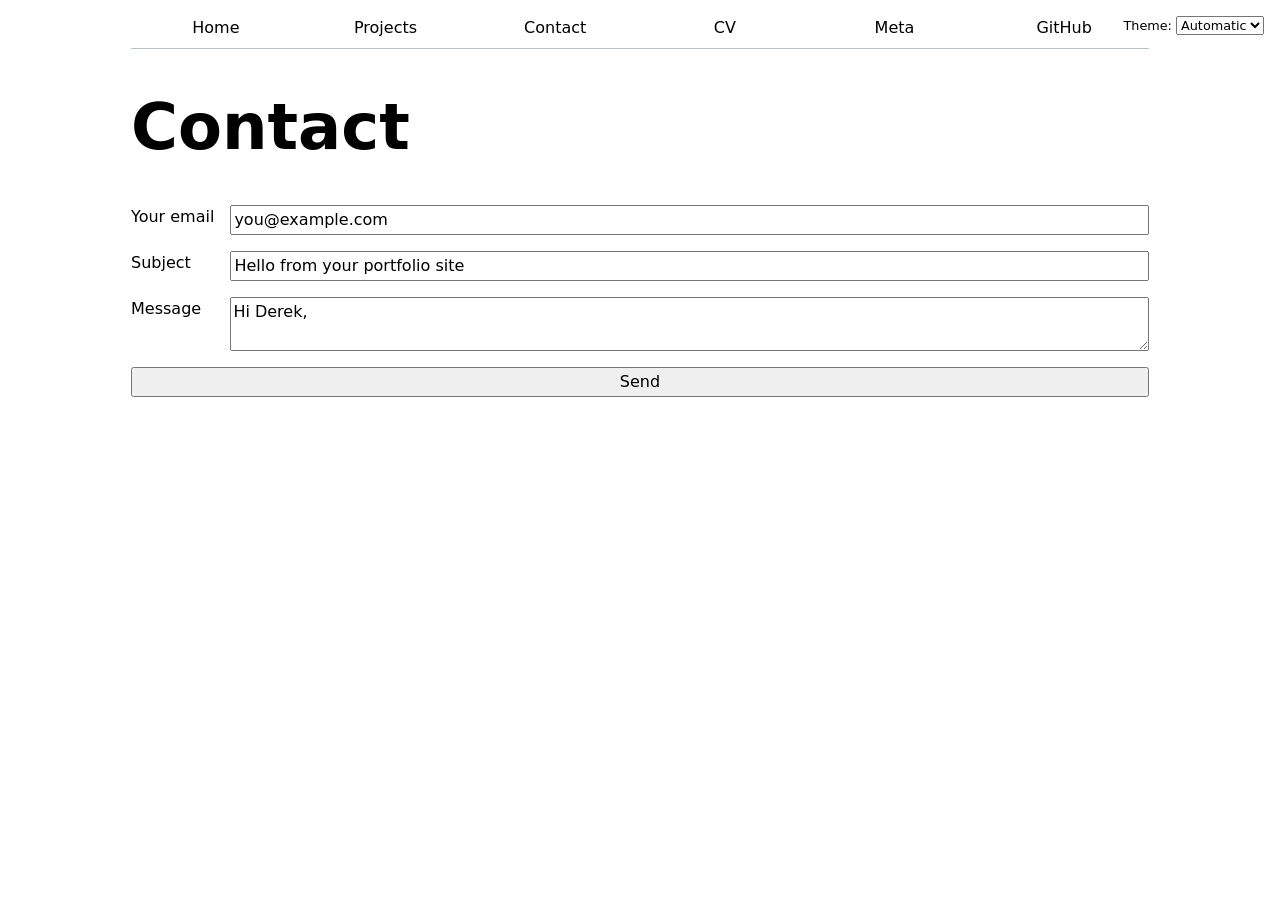
<file: contact/index.html>
<!DOCTYPE html>
<html lang="en">
  <head>
    <meta charset="UTF-8" />
    <meta name="viewport" content="width=device-width, initial-scale=1.0" />
    <title>Derek Pham: Contact</title>
    <link rel="stylesheet" href="../style.css" />
    <script type="module" src="../global.js"></script>
  </head>
  <body>
    <main>
      <h1>Contact</h1>
      <form action="mailto:your-email@example.com">
        <label>
          <span>Your email</span>
          <input type="email" name="email" value="you@example.com" />
        </label>
        <label>
          <span>Subject</span>
          <input name="subject" value="Hello from your portfolio site" />
        </label>
        <label>
          <span>Message</span>
          <textarea name="body">Hi Derek, </textarea>
        </label>
        <button>Send</button>
      </form>
    </main>
  </body>
</html>
</file>
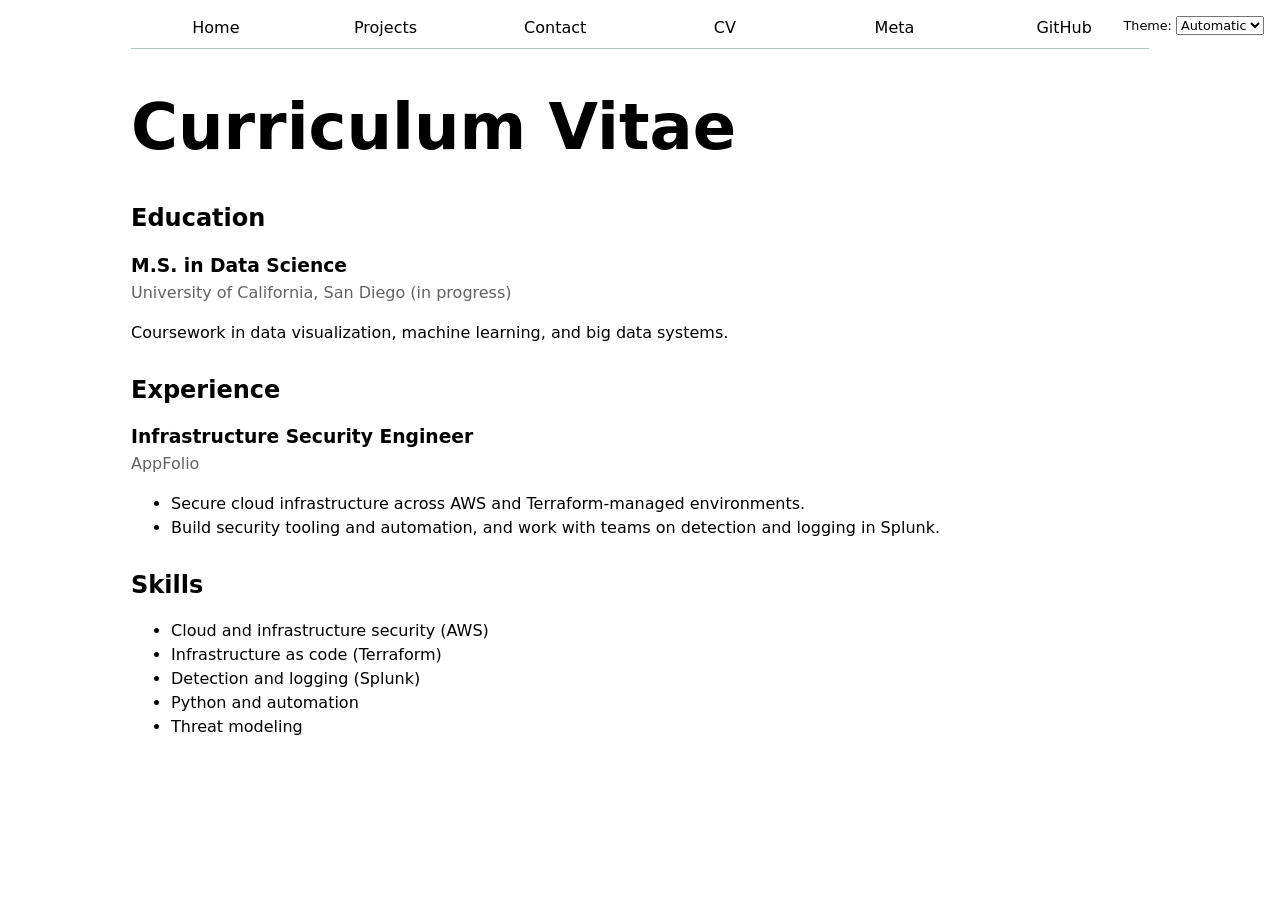
<file: cv/index.html>
<!DOCTYPE html>
<html lang="en">
  <head>
    <meta charset="UTF-8" />
    <meta name="viewport" content="width=device-width, initial-scale=1.0" />
    <title>Derek Pham: CV</title>
    <link rel="stylesheet" href="../style.css" />
    <script type="module" src="../global.js"></script>
  </head>
  <body>
    <main>
      <h1>Curriculum Vitae</h1>

      <section>
        <h2>Education</h2>
        <article>
          <header>
            <h3>M.S. in Data Science</h3>
            <p>University of California, San Diego (in progress)</p>
          </header>
          <p>Coursework in data visualization, machine learning, and big data systems.</p>
        </article>
      </section>

      <section>
        <h2>Experience</h2>
        <article>
          <header>
            <h3>Infrastructure Security Engineer</h3>
            <p>AppFolio</p>
          </header>
          <ul>
            <li>Secure cloud infrastructure across AWS and Terraform-managed environments.</li>
            <li>Build security tooling and automation, and work with teams on detection and logging in Splunk.</li>
          </ul>
        </article>
      </section>

      <section>
        <h2>Skills</h2>
        <ul>
          <li>Cloud and infrastructure security (AWS)</li>
          <li>Infrastructure as code (Terraform)</li>
          <li>Detection and logging (Splunk)</li>
          <li>Python and automation</li>
          <li>Threat modeling</li>
        </ul>
      </section>
    </main>
  </body>
</html>
</file>
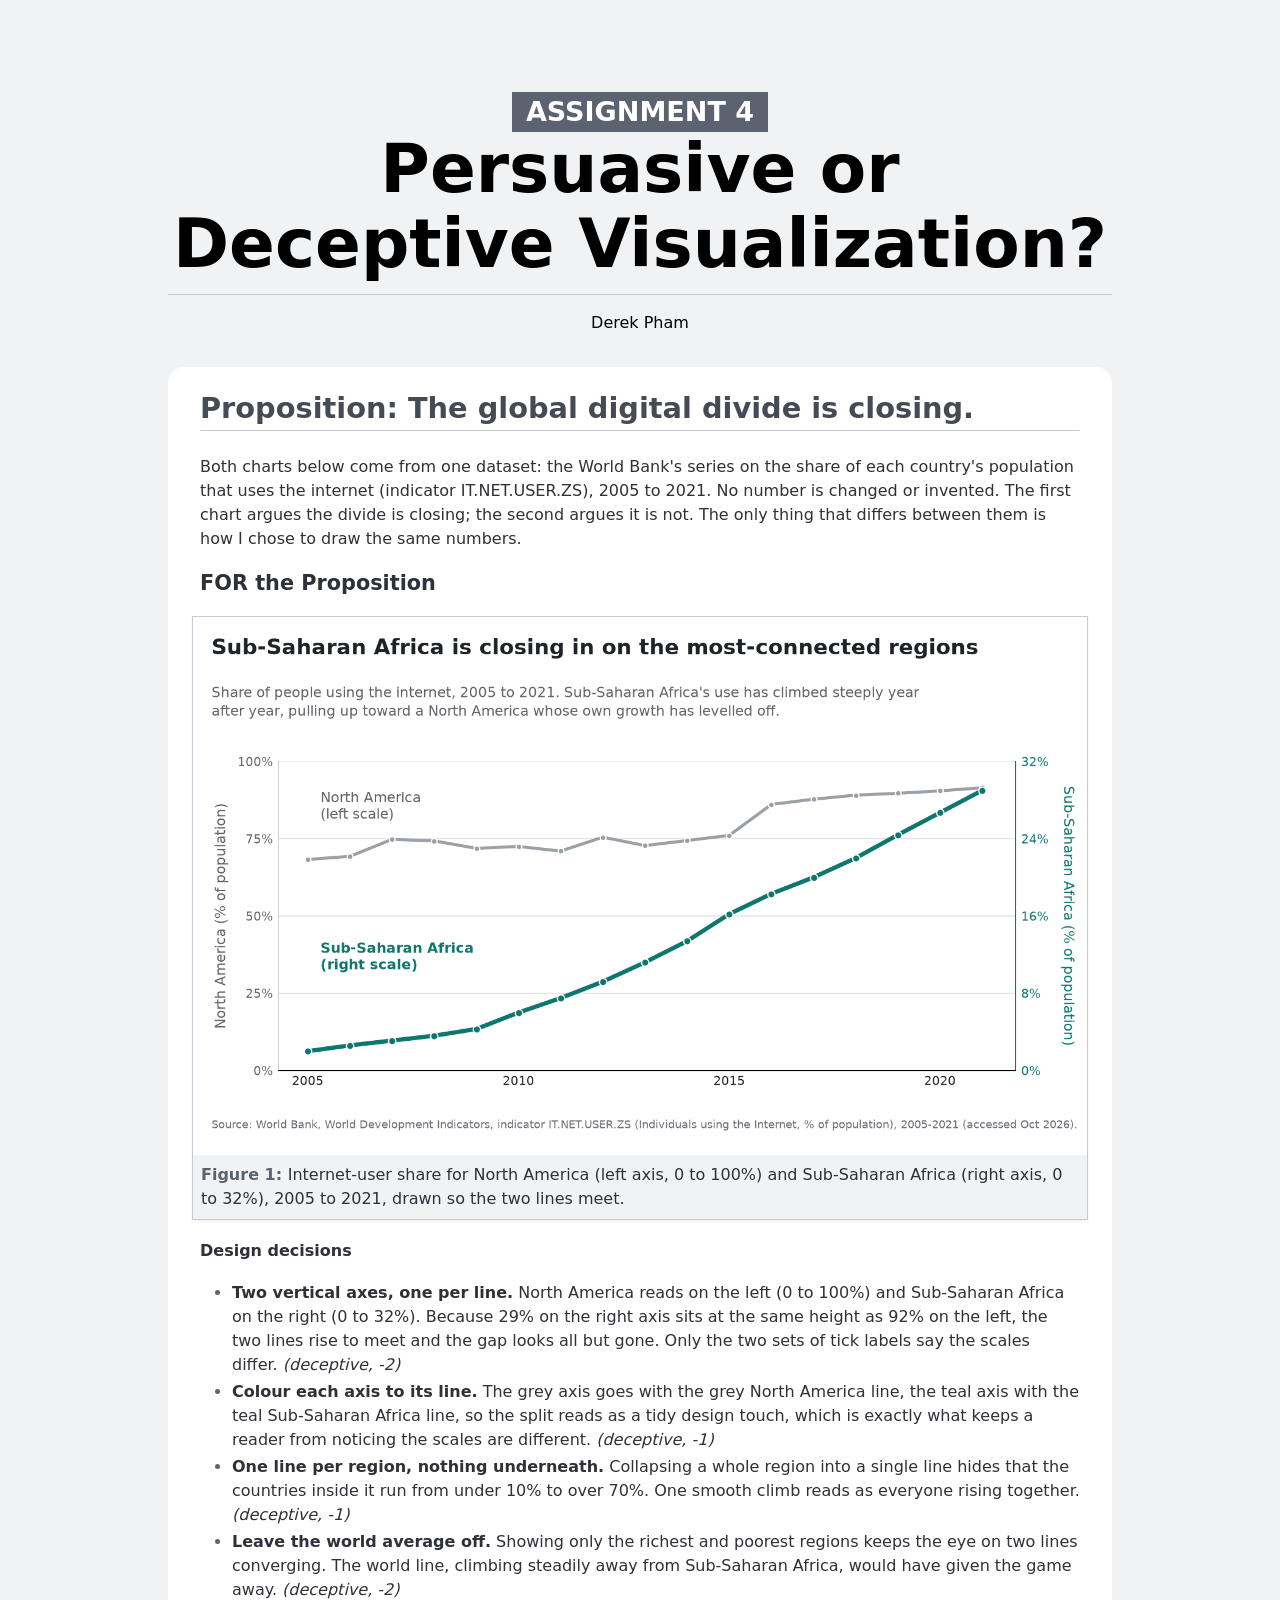
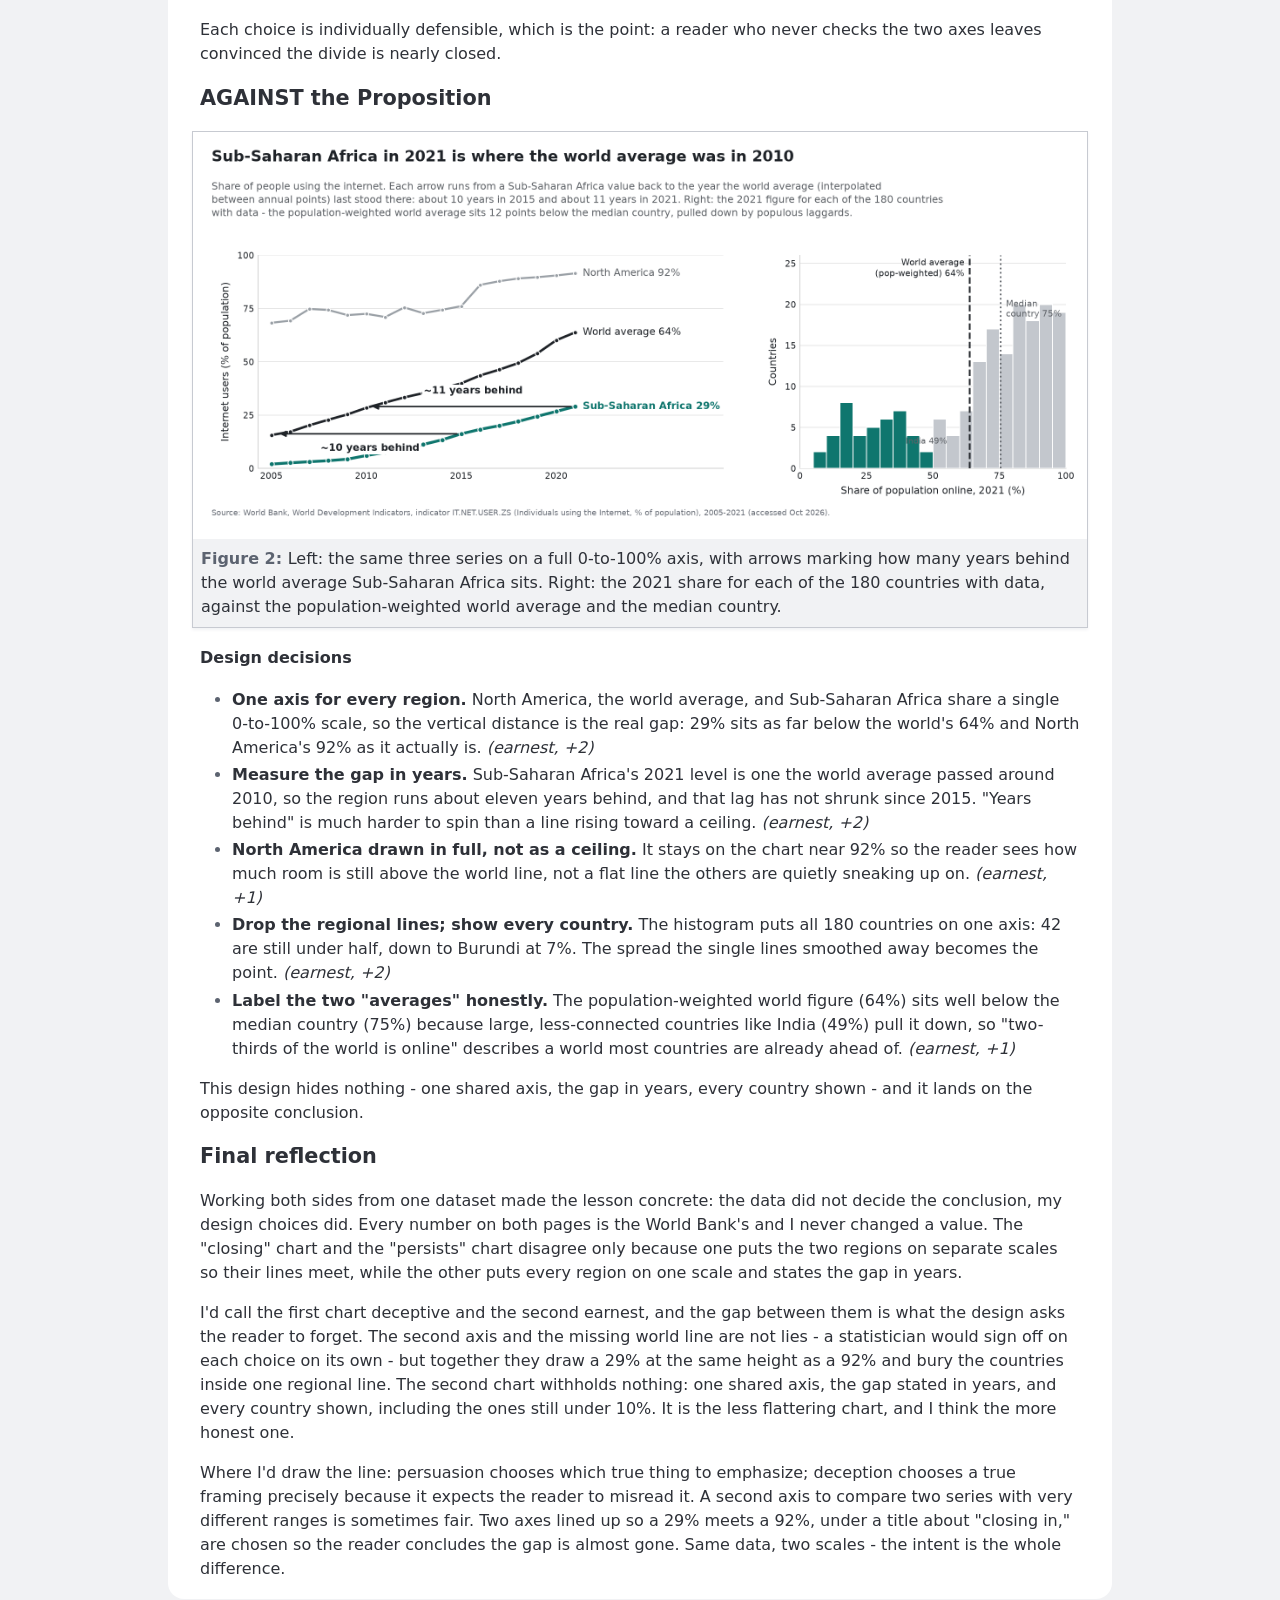
<file: project2/index.html>
<!DOCTYPE html>
<html lang="en">
  <head>
    <title>Project 2 Report</title>
    <style>
      :root {
        --color-neutral-95: hsl(220 10% 95%);
        --color-neutral-90: hsl(220 10% 90%);
        --color-neutral-80: hsl(220 10% 80%);
        --color-neutral-70: hsl(220 10% 70%);
        --color-neutral-60: hsl(220 10% 60%);
        --color-neutral-50: hsl(220 10% 50%);
        --color-neutral-40: hsl(220 10% 40%);
        --color-neutral-30: hsl(220 10% 30%);
        --color-neutral-20: hsl(220 10% 20%);
        --color-neutral-10: hsl(220 10% 10%);
      }

      html {
        font: 100%/1.5 system-ui;
        counter-reset: figure;
        background: var(--color-neutral-95);
        max-width: min(75vw, 80em);
        margin: 0 auto;
      }

      /* Headings */

      h1,
      h2,
      h3,
      h4,
      h5,
      h6 {
        line-height: 1.1;
        font-weight: 600;
        text-wrap: balance;
      }

      h1,
      h2 {
        border-bottom: 1px solid var(--color-neutral-80);
        padding-bottom: 0.2em;
      }

      h1 {
        margin-block: 1em 0.5rem;
        font-size: clamp(2.5em, 150% + 2vh + 2vw, 10vmin);
        font-weight: 800;

        small {
          display: block;
          width: fit-content;
          padding: 0.2em 0.5em;
          margin-inline: auto;
          color: white;
          background: var(--color-neutral-40);
          font-size: 40%;
          text-transform: uppercase;
          white-space: nowrap;
        }
      }

      h2 {
        font-size: 180%;
        color: var(--color-neutral-30);
      }

      h3 {
        font-size: 130%;
      }

      /* Lists */

      ul,
      ol {
        padding-inline-start: 2em;
      }

      li {
        &::marker {
          color: var(--color-neutral-40);
        }

        + li {
          margin-top: 0.2em;
        }
      }

      /* Sectioning elements */

      header {
        padding-block: 1em;
        text-align: center;
      }

      main {
        background: white;
        color: var(--color-neutral-20);
        border-radius: 1rem;
        padding: 0.1rem 2rem;
      }

      /* Figures */

      figure {
        margin: 1em 0;
        padding: 0.5rem;
        margin-inline: -0.5em;
        border: 1px solid var(--color-neutral-80);
        box-shadow: 0 0.1em 0.2em var(--color-neutral-95);
        text-align: center;
        background: white;

        > img {
          max-width: 100%;
          height: auto;
        }

        > figcaption {
          font: 500 75% var(--font-sans);
          background: var(--color-neutral-95);
          padding: 0.5rem;
          margin: -0.5rem;
          margin-top: 0.5rem;
          counter-increment: figure;
          text-align: left;

          &::before {
            content: 'Figure ' counter(figure) ': ';
            font-weight: bold;
            color: var(--color-neutral-40);
          }

          a:not(:hover, :focus, :active) {
            color: inherit;
            text-decoration: underline;
            text-decoration-color: color-mix(
              in lab,
              currentColor,
              transparent 70%
            );
          }
        }
      }
    </style>
  </head>

  <body>
    <header>
      <h1>
        <small>Assignment 4</small>
        Persuasive or Deceptive Visualization?
      </h1>

      <p>Derek Pham</p>
    </header>

    <main>
      <h2>Proposition: The global digital divide is closing.</h2>

      <p>
        Both charts below come from one dataset: the World Bank's series on the share of each
        country's population that uses the internet (indicator IT.NET.USER.ZS), 2005 to 2021. No
        number is changed or invented. The first chart argues the divide is closing; the
        second argues it is not. The only thing that differs between them is how I chose to draw
        the same numbers.
      </p>

      <section>
        <h3>FOR the Proposition</h3>

        <figure>
          <img
            src="fig1_deceptive_closing.png"
            alt="Line chart, 2005 to 2021, with two different vertical axes: North America on a 0 to 100 percent left axis and Sub-Saharan Africa on a 0 to 32 percent right axis, so the two lines rise to meet near the top."
          />
          <figcaption>
            Internet-user share for North America (left axis, 0 to 100%) and Sub-Saharan Africa
            (right axis, 0 to 32%), 2005 to 2021, drawn so the two lines meet.
          </figcaption>
        </figure>

        <h4>Design decisions</h4>
        <ul>
          <li>
            <strong>Two vertical axes, one per line.</strong> North America reads on the left (0 to
            100%) and Sub-Saharan Africa on the right (0 to 32%). Because 29% on the right axis sits
            at the same height as 92% on the left, the two lines rise to meet and the gap looks all
            but gone. Only the two sets of tick labels say the scales differ. <em>(deceptive, -2)</em>
          </li>
          <li>
            <strong>Colour each axis to its line.</strong> The grey axis goes with the grey North
            America line, the teal axis with the teal Sub-Saharan Africa line, so the split reads as
            a tidy design touch, which is exactly what keeps a reader from noticing the scales are
            different. <em>(deceptive, -1)</em>
          </li>
          <li>
            <strong>One line per region, nothing underneath.</strong> Collapsing a whole region into a
            single line hides that the countries inside it run from under 10% to over 70%. One smooth
            climb reads as everyone rising together. <em>(deceptive, -1)</em>
          </li>
          <li>
            <strong>Leave the world average off.</strong> Showing only the richest and poorest regions
            keeps the eye on two lines converging. The world line, climbing steadily away from
            Sub-Saharan Africa, would have given the game away. <em>(deceptive, -2)</em>
          </li>
        </ul>
        <p>
          Each choice is individually defensible, which is the point: a reader who never checks the
          two axes leaves convinced the divide is nearly closed.
        </p>
      </section>

      <section>
        <h3>AGAINST the Proposition</h3>

        <figure>
          <img
            src="fig2_earnest_persists.png"
            alt="Two-panel figure. Left: internet-user share 2005 to 2021 on a full 0 to 100 percent axis with arrows marking how many years behind the World average Sub-Saharan Africa sits. Right: the 2021 per-country distribution with the population-weighted World average and the median country marked."
          />
          <figcaption>
            Left: the same three series on a full 0-to-100% axis, with arrows marking how many years
            behind the world average Sub-Saharan Africa sits. Right: the 2021 share for each of the
            180 countries with data, against the population-weighted world average and the median
            country.
          </figcaption>
        </figure>

        <h4>Design decisions</h4>
        <ul>
          <li>
            <strong>One axis for every region.</strong> North America, the world average, and
            Sub-Saharan Africa share a single 0-to-100% scale, so the vertical distance is the real
            gap: 29% sits as far below the world's 64% and North America's 92% as it actually is. <em>(earnest, +2)</em>
          </li>
          <li>
            <strong>Measure the gap in years.</strong> Sub-Saharan Africa's 2021 level is one the world
            average passed around 2010, so the region runs about eleven years behind, and that lag has
            not shrunk since 2015. "Years behind" is much harder to spin than a line rising toward a
            ceiling. <em>(earnest, +2)</em>
          </li>
          <li>
            <strong>North America drawn in full, not as a ceiling.</strong> It stays on the chart near 92%
            so the reader sees how much room is still above the world line, not a flat line the others
            are quietly sneaking up on. <em>(earnest, +1)</em>
          </li>
          <li>
            <strong>Drop the regional lines; show every country.</strong> The histogram puts all 180 countries
            on one axis: 42 are still under half, down to Burundi at 7%. The spread the single lines
            smoothed away becomes the point. <em>(earnest, +2)</em>
          </li>
          <li>
            <strong>Label the two "averages" honestly.</strong> The population-weighted world figure (64%)
            sits well below the median country (75%) because large, less-connected countries like
            India (49%) pull it down, so "two-thirds of the world is online" describes a world most
            countries are already ahead of. <em>(earnest, +1)</em>
          </li>
        </ul>
        <p>
          This design hides nothing - one shared axis, the gap in years, every country shown - and it
          lands on the opposite conclusion.
        </p>
      </section>

      <section>
        <h3>Final reflection</h3>
        <p>
          Working both sides from one dataset made the lesson concrete: the data did not decide the
          conclusion, my design choices did. Every number on both pages is the World Bank's and I
          never changed a value. The "closing" chart and the "persists" chart disagree only because
          one puts the two regions on separate scales so their lines meet, while the other puts every
          region on one scale and states the gap in years.
        </p>
        <p>
          I'd call the first chart deceptive and the second earnest, and the gap between them is what
          the design asks the reader to forget. The second axis and the missing world line are not
          lies - a statistician would sign off on each choice on its own - but together they draw a
          29% at the same height as a 92% and bury the countries inside one regional line. The second
          chart withholds nothing: one shared axis, the gap stated in years, and every country shown,
          including the ones still under 10%. It is the less flattering chart, and I think the more
          honest one.
        </p>
        <p>
          Where I'd draw the line: persuasion chooses which true thing to emphasize; deception chooses
          a true framing precisely because it expects the reader to misread it. A second axis to compare
          two series with very different ranges is sometimes fair. Two axes lined up so a 29% meets a
          92%, under a title about "closing in," are chosen so the reader concludes the gap is almost
          gone. Same data, two scales - the intent is the whole difference.
        </p>
      </section>
    </main>
  </body>
</html>
</file>
<file: style.css>
/* Step 1: Prevent content from getting too wide */
body {
  font: 100%/1.5 system-ui;
  max-width: 100ch;
  margin-inline: auto;
  padding-inline: 1em;
}

/* Accent color available throughout the document */
html {
  --color-accent: oklch(65% 50% 0);
  accent-color: var(--color-accent);
  color-scheme: light dark;
}

/* Images scale down instead of overflowing on narrow screens */
img {
  max-width: 100%;
  height: auto;
}

/* Headings: tighter leading and balanced line wrapping */
h1, h2, h3, h4, h5, h6 {
  line-height: 1.1;
  text-wrap: balance;
}

/* Main heading significantly larger for contrast */
h1 {
  font-size: 400%;
}

/* Step 2: Navigation bar styling */
nav {
  display: flex;
  margin-bottom: 2em;
  --border-color: oklch(50% 10% 200 / 40%);
  border-bottom: 1px solid var(--border-color);
}

nav a {
  flex: 1;
  text-decoration: none;
  color: inherit;
  text-align: center;
  padding: 0.5em;
}

nav a.current {
  border-bottom: 0.4em solid var(--border-color);
  padding-bottom: calc(0.5em - 0.4em);
}

nav a:hover {
  border-bottom: 0.4em solid var(--color-accent);
  padding-bottom: calc(0.5em - 0.4em);
  background-color: color-mix(in oklch, var(--color-accent), canvas 85%);
}

/* Step 3: Contact form grid layout */
form {
  display: grid;
  grid-template-columns: auto 1fr;
  gap: 1em;
}

form label {
  display: grid;
  grid-template-columns: subgrid;
  grid-column: 1 / -1;
}

form button {
  grid-column: 1 / -1;
}

input,
textarea,
button,
select {
  font: inherit;
}

/* Step 4: Projects responsive grid */
.projects {
  display: grid;
  grid-template-columns: repeat(auto-fill, minmax(15em, 1fr));
  gap: 1em;
}

.projects article {
  display: grid;
  grid-template-rows: subgrid;
  grid-row: span 3;
}

.projects h2 {
  margin: 0;
}

/* Step 5: CV styling */
main > section {
  margin-block: 2em;
}

main > section > article {
  margin-block: 1.5em;
}

main > section h3 {
  margin-block-end: 0.25em;
}

main > section article > header > p {
  margin-block: 0.25em;
  color: oklch(50% 0% 0);
}

/* Step 4: Color scheme switcher */
.color-scheme {
  position: absolute;
  top: 1rem;
  right: 1rem;
  font-size: 80%;
}

/* Lab 5: year label under each project */
.project-year {
  margin: 0;
  color: oklch(60% 0% 0);
  font-family: Baskerville, serif;
  font-variant-numeric: oldstyle-nums;
}

/* Lab 5: pie chart + legend, laid out side by side */
#projects-pie-plot {
  max-width: 20em;
  margin-block: 2em;
  overflow: visible;
}

.container {
  display: flex;
  align-items: center;
  gap: 2em;
  margin-block: 2em;
}

.legend {
  flex: 1;
  display: grid;
  grid-template-columns: repeat(auto-fill, minmax(9em, 1fr));
  gap: 0.5em;
  margin: 0;
  padding: 1em;
  list-style: none;
  border: 1px solid oklch(50% 10% 200 / 40%);
  border-radius: 0.5em;
}

.legend-item {
  display: flex;
  align-items: center;
  gap: 0.4em;
  cursor: pointer;
}

.swatch {
  display: inline-block;
  width: 1em;
  aspect-ratio: 1 / 1;
  background-color: var(--color);
  border-radius: 50%;
}

/* Lab 5: hover fades the other wedges; selection recolors a wedge + its legend */
#projects-pie-plot path {
  transition: 300ms;
  cursor: pointer;
}

#projects-pie-plot:has(path:hover) path:not(:hover) {
  opacity: 0.5;
}

.selected {
  --color: oklch(60% 45% 0) !important;
}

.selected:is(path) {
  fill: var(--color);
}

.searchBar {
  display: block;
  width: 100%;
  box-sizing: border-box;
  margin-block: 1em;
  padding: 0.5em;
}

/* Lab 6: meta page stats */
dl.stats {
  display: grid;
  grid-template-columns: repeat(auto-fit, minmax(10em, 1fr));
  gap: 0.25em 1em;
  margin-block: 1em;
}

dl.stats dt {
  grid-row: 1;
  font-size: 80%;
  text-transform: uppercase;
  color: oklch(50% 0% 0);
}

dl.stats dd {
  grid-row: 2;
  margin: 0;
  font-size: 120%;
  overflow-wrap: anywhere;
}

/* Lab 6: scatterplot */
.gridlines line {
  stroke-opacity: 0.2;
}

circle {
  transition: 200ms;
  transform-origin: center;
  transform-box: fill-box;

  @starting-style {
    r: 0;
  }
}

circle:hover {
  transform: scale(1.5);
}

circle.selected {
  fill: #ff6b6b;
}

@keyframes marching-ants {
  to {
    stroke-dashoffset: -8;
  }
}

.selection {
  fill-opacity: 0.1;
  stroke: black;
  stroke-opacity: 0.7;
  stroke-dasharray: 5 3;
  animation: marching-ants 2s linear infinite;
}

dl.info {
  display: grid;
  grid-template-columns: auto 1fr;
  gap: 0.25em 1em;
  margin: 0;
  padding: 0.75em 1em;
  background-color: color-mix(in oklch, canvas, transparent 15%);
  box-shadow: 0 0 0.5em oklch(0% 0% 0 / 25%);
  border-radius: 0.5em;
  backdrop-filter: blur(4px);
  transition-duration: 500ms;
  transition-property: opacity, visibility;
}

dl.info dt {
  font-size: 80%;
  color: oklch(50% 0% 0);
}

dl.info dd {
  margin: 0;
}

dl.info[hidden]:not(:hover, :focus-within) {
  opacity: 0;
  visibility: hidden;
}

.tooltip {
  position: fixed;
  top: 1em;
  left: 1em;
  z-index: 10;
}

/* Lab 8: animation & scrollytelling */
label.slider {
  display: flex;
  align-items: baseline;
  gap: 0.5em;
  margin-block: 1em;
}

label.slider input {
  flex: 1;
}

label.slider time {
  margin-left: auto;
}

#files {
  display: grid;
  grid-template-columns: 1fr 4fr;
  margin-block: 1em;
}

#files > div {
  grid-column: 1 / -1;
  display: grid;
  grid-template-columns: subgrid;
}

#files dt {
  grid-column: 1;
  margin: 0;
}

#files dt small {
  display: block;
  font-size: 80%;
  color: oklch(50% 0% 0);
}

#files dd {
  grid-column: 2;
  display: flex;
  flex-wrap: wrap;
  align-items: start;
  align-content: start;
  gap: 0.15em;
  padding-top: 0.6em;
  margin-left: 0;
}

.loc {
  display: flex;
  width: 0.5em;
  aspect-ratio: 1;
  background: var(--color, steelblue);
  border-radius: 50%;
}

#scrolly-1 {
  position: relative;
  display: flex;
  gap: 1rem;
  margin-block: 2em;
}

#scrolly-1 > * {
  flex: 1;
}

#scatter-story {
  position: relative;
}

#scatter-story .step {
  padding-bottom: 50vh;
}

#scatter-plot {
  position: sticky;
  top: 0;
  left: 0;
  bottom: auto;
  height: 50vh;
}
</file>
